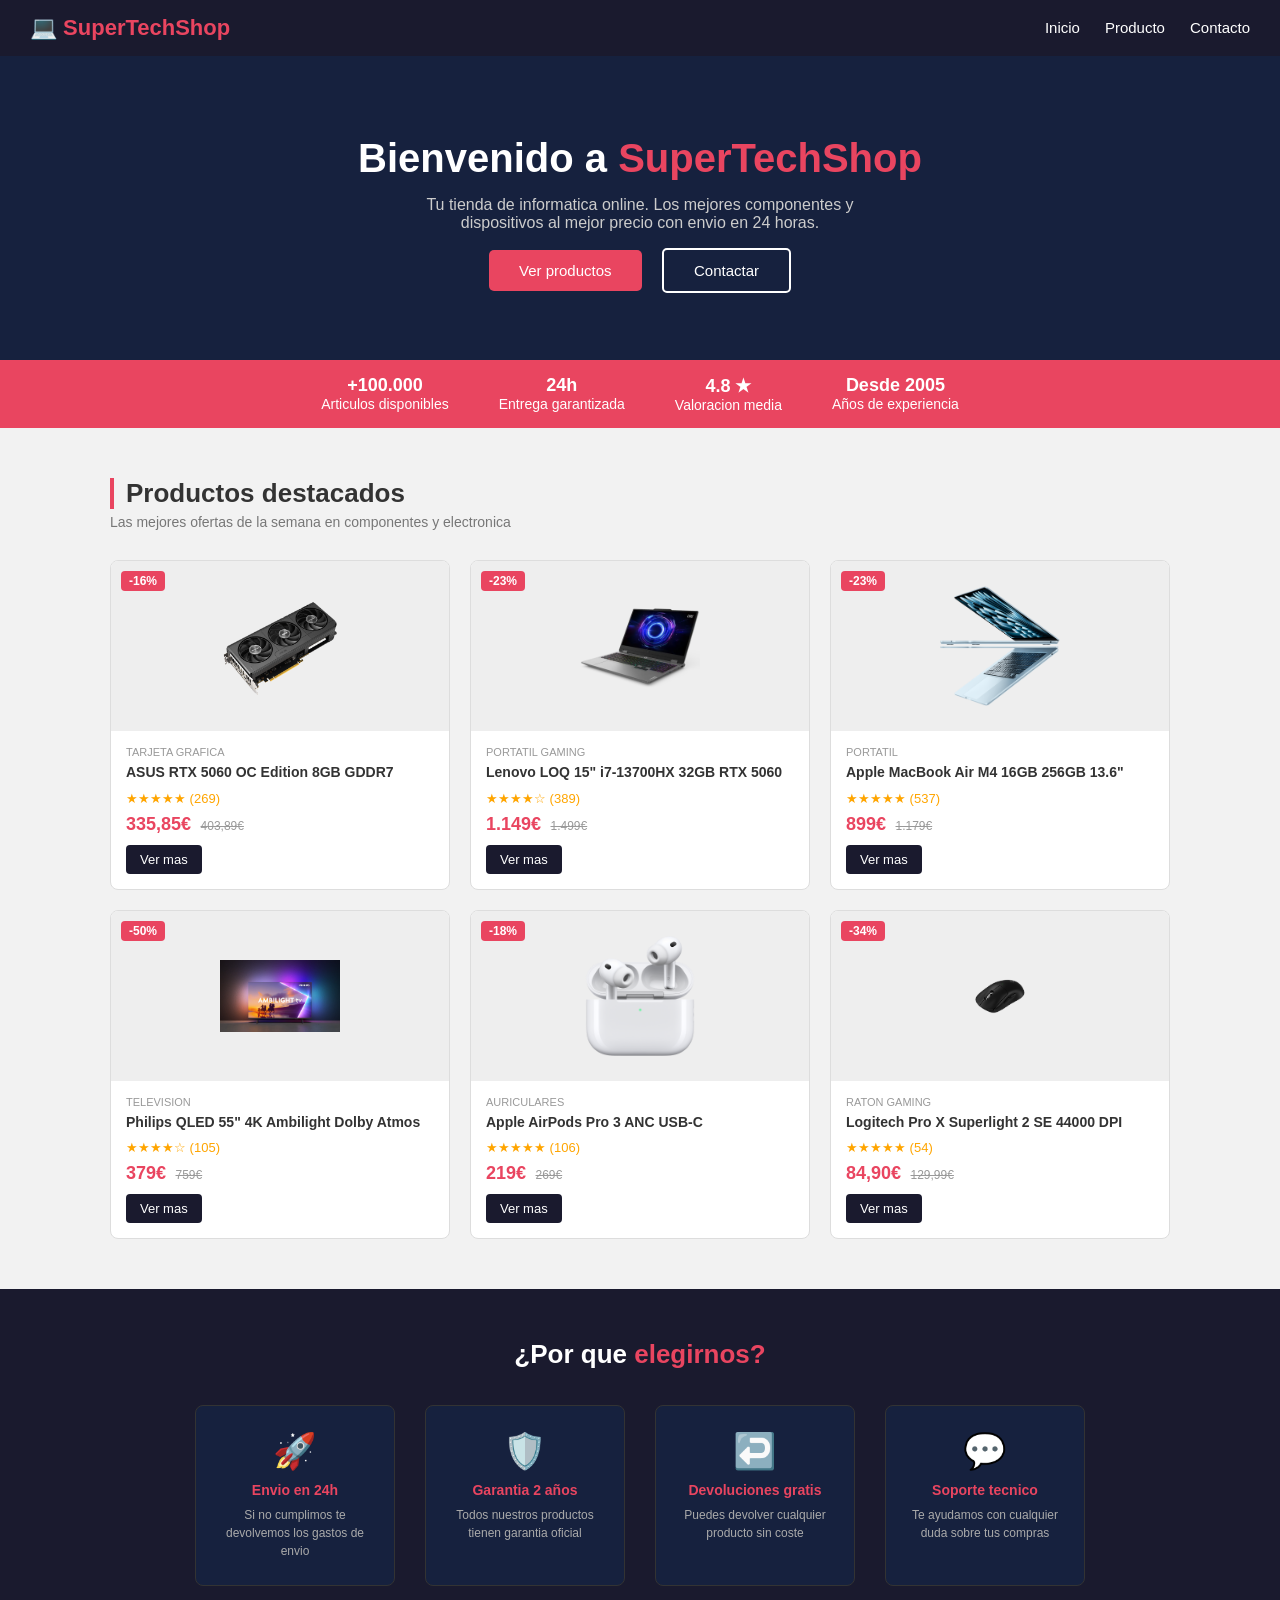
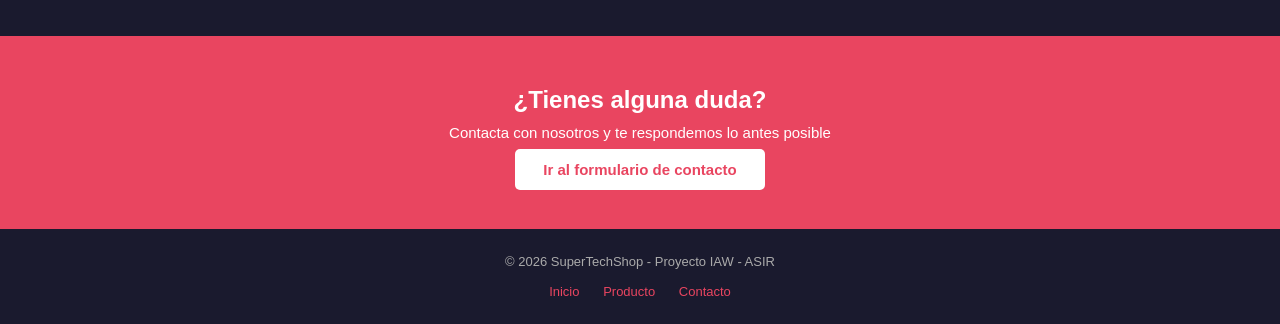
<file: index.html>
<!DOCTYPE html>
<html lang="es">
<head>
	<meta charset="UTF-8" />
	<meta name="viewport" content="width=device-width, initial-scale=1.0"/>
	<title>SuperTechShop - Tienda de informatica</title>
	<link rel="stylesheet" href="css/index_style.css">
</head>

<body>

<!-- MENU -->
<nav>
	<a href="index.html" class="logo">💻 SuperTechShop</a>
	<ul>
		<li><a href="index.html">Inicio</a></li>
		<li><a href="producto.html">Producto</a></li>
		<li><a href="contacto.html">Contacto</a></li>
	</ul>
</nav>

<!-- BANNER PRINCIPAL -->
<div class="banner">
	<h1>Bienvenido a <span>SuperTechShop</span></h1>
	<p>Tu tienda de informatica online. Los mejores componentes y dispositivos al mejor precio con envio en 24 horas.</p>
	<a href="producto.html">Ver productos</a>
	<a href="contacto.html" class="btn-outline">Contactar</a>
</div>

<!-- BARRA DE ESTADISTICAS -->
<div class="info-bar">
	<div><strong>+100.000</strong> Articulos disponibles</div>
	<div><strong>24h</strong> Entrega garantizada</div>
	<div><strong>4.8 ★</strong> Valoracion media</div>
	<div><strong>Desde 2005</strong> Años de experiencia</div>
</div>

<!-- PRODUCTOS DESTACADOS -->
<div class="productos">
	<h2>Productos destacados</h2>
	<p class="subtitulo">Las mejores ofertas de la semana en componentes y electronica</p>

	<div class="grid-productos">

		<div class="tarjeta">
			<div class="tarjeta-img">
				<img src="imagenes/grafica.asus.png" alt="">
				<span class="descuento">-16%</span>
			</div>
			<div class="tarjeta-body">
				<p class="categoria">Tarjeta grafica</p>
				<h3>ASUS RTX 5060 OC Edition 8GB GDDR7</h3>
				<p class="estrellas">★★★★★ (269)</p>
				<span class="precio-actual">335,85€</span>
				<span class="precio-antes">403,89€</span>
				<br>
				<a href="producto.html">Ver mas</a>
			</div>
		</div>

		<div class="tarjeta">
			<div class="tarjeta-img">
				<img src="imagenes/lenovolaptop.png" alt="">
				<span class="descuento">-23%</span>
			</div>
			<div class="tarjeta-body">
				<p class="categoria">Portatil gaming</p>
				<h3>Lenovo LOQ 15" i7-13700HX 32GB RTX 5060</h3>
				<p class="estrellas">★★★★☆ (389)</p>
				<span class="precio-actual">1.149€</span>
				<span class="precio-antes">1.499€</span>
				<br>
				<a href="producto.html">Ver mas</a>
			</div>
		</div>

		<div class="tarjeta">
			<div class="tarjeta-img">
				<img src="imagenes/macbook.png" alt="">
				<span class="descuento">-23%</span>
			</div>
			<div class="tarjeta-body">
				<p class="categoria">Portatil</p>
				<h3>Apple MacBook Air M4 16GB 256GB 13.6"</h3>
				<p class="estrellas">★★★★★ (537)</p>
				<span class="precio-actual">899€</span>
				<span class="precio-antes">1.179€</span>
				<br>
				<a href="producto.html">Ver mas</a>
			</div>
		</div>

		<div class="tarjeta">
			<div class="tarjeta-img">
				<img src="imagenes/lg.png" alt="">
				<span class="descuento">-50%</span>
			</div>
			<div class="tarjeta-body">
				<p class="categoria">Television</p>
				<h3>Philips QLED 55" 4K Ambilight Dolby Atmos</h3>
				<p class="estrellas">★★★★☆ (105)</p>
				<span class="precio-actual">379€</span>
				<span class="precio-antes">759€</span>
				<br>
				<a href="producto.html">Ver mas</a>
			</div>
		</div>

		<div class="tarjeta">
			<div class="tarjeta-img">
				<img src="imagenes/airpods.png" alt="">
				<span class="descuento">-18%</span>
			</div>
			<div class="tarjeta-body">
				<p class="categoria">Auriculares</p>
				<h3>Apple AirPods Pro 3 ANC USB-C</h3>
				<p class="estrellas">★★★★★ (106)</p>
				<span class="precio-actual">219€</span>
				<span class="precio-antes">269€</span>
				<br>
				<a href="producto.html">Ver mas</a>
			</div>
		</div>

		<div class="tarjeta">
			<div class="tarjeta-img">
				<img src="imagenes/logitech.png" alt="">
				<span class="descuento">-34%</span>
			</div>
			<div class="tarjeta-body">
				<p class="categoria">Raton gaming</p>
				<h3>Logitech Pro X Superlight 2 SE 44000 DPI</h3>
				<p class="estrellas">★★★★★ (54)</p>
				<span class="precio-actual">84,90€</span>
				<span class="precio-antes">129,99€</span>
				<br>
				<a href="producto.html">Ver mas</a>
			</div>
		</div>

	</div>
</div>
<!-- POR QUE ELEGIRNOS -->
<div class="por-que">
	<h2>¿Por que <span>elegirnos?</span></h2>
	<div class="ventajas">
		<div class="ventaja">
			<div class="icono">🚀</div>
			<h4>Envio en 24h</h4>
			<p>Si no cumplimos te devolvemos los gastos de envio</p>
		</div>
		<div class="ventaja">
			<div class="icono">🛡️</div>
			<h4>Garantia 2 años</h4>
			<p>Todos nuestros productos tienen garantia oficial</p>
		</div>
		<div class="ventaja">
			<div class="icono">↩️</div>
			<h4>Devoluciones gratis</h4>
			<p>Puedes devolver cualquier producto sin coste</p>
		</div>
		<div class="ventaja">
			<div class="icono">💬</div>
			<h4>Soporte tecnico</h4>
			<p>Te ayudamos con cualquier duda sobre tus compras</p>
		</div>
	</div>
</div>

<!-- BANNER DE CONTACTO -->
<div class="cta-banner">
	<h2>¿Tienes alguna duda?</h2>
	<p>Contacta con nosotros y te respondemos lo antes posible</p>
	<a href="contacto.html">Ir al formulario de contacto</a>
</div>

<!-- FOOTER -->
<footer>
	<p>© 2026 SuperTechShop - Proyecto IAW - ASIR</p>
	<br>
	<a href="index.html">Inicio</a>
	<a href="producto.html">Producto</a>
	<a href="contacto.html">Contacto</a>
</footer>

</body>
</html>
</file>
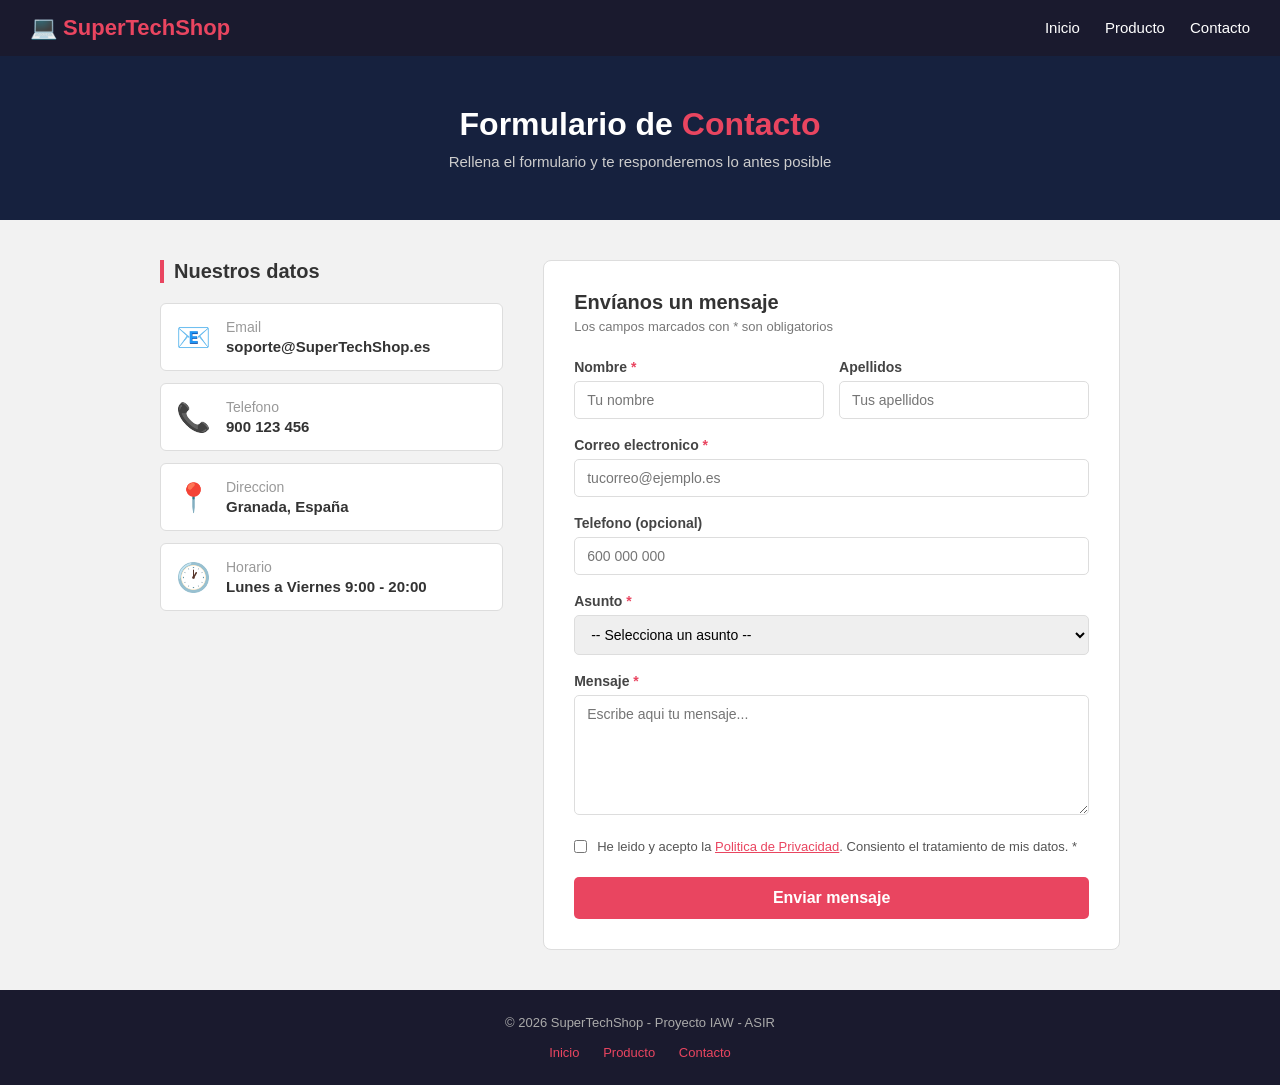
<file: contacto.html>
<!DOCTYPE html>
<html lang="es">

<head>
	<meta charset="UTF-8" />
	<meta name="viewport" content="width=device-width, initial-scale=1.0" />
	<title>SuperTechShop - Contacto</title>
	<link rel="stylesheet" href="css/contacto_style.css">
	<script src="js/formulario_contacto.js" defer></script>
</head>

<body>

	<!-- MENU -->
	<nav>
		<a href="index.html" class="logo">💻 SuperTechShop</a>
		<ul>
			<li><a href="index.html">Inicio</a></li>
			<li><a href="producto.html">Producto</a></li>
			<li><a href="contacto.html">Contacto</a></li>
		</ul>
	</nav>

	<!-- CABECERA -->
	<div class="cabecera-pagina">
		<h1>Formulario de <span>Contacto</span></h1>
		<p>Rellena el formulario y te responderemos lo antes posible</p>
	</div>

	<!-- CONTENIDO -->
	<div class="contenido">

		<!-- INFO CONTACTO -->
		<div class="info-contacto">
			<h2>Nuestros datos</h2>

			<div class="metodo-contacto">
				<div class="icono">📧</div>
				<div class="texto">
					<h4>Email</h4>
					<p>soporte@SuperTechShop.es</p>
				</div>
			</div>

			<div class="metodo-contacto">
				<div class="icono">📞</div>
				<div class="texto">
					<h4>Telefono</h4>
					<p>900 123 456</p>
				</div>
			</div>

			<div class="metodo-contacto">
				<div class="icono">📍</div>
				<div class="texto">
					<h4>Direccion</h4>
					<p>Granada, España</p>
				</div>
			</div>

			<div class="metodo-contacto">
				<div class="icono">🕐</div>
				<div class="texto">
					<h4>Horario</h4>
					<p>Lunes a Viernes 9:00 - 20:00</p>
				</div>
			</div>
		</div>

		<!-- FORMULARIO -->
		<div class="formulario-wrap">

			<div id="formulario-seccion">
				<h2>Envíanos un mensaje</h2>
				<p class="subtitulo">Los campos marcados con * son obligatorios</p>

				<form id="formulario-contacto">

					<div class="fila-doble">
						<div class="campo">
							<label for="nombre">Nombre <span class="obligatorio">*</span></label>
							<input type="text" id="nombre" placeholder="Tu nombre">
							<p class="mensaje-error" id="error-nombre">El nombre es obligatorio</p>
						</div>
						<div class="campo">
							<label for="apellidos">Apellidos</label>
							<input type="text" id="apellidos" placeholder="Tus apellidos">
						</div>
					</div>

					<div class="campo">
						<label for="email">Correo electronico <span class="obligatorio">*</span></label>
						<input type="email" id="email" placeholder="tucorreo@ejemplo.es">
						<p class="mensaje-error" id="error-email">Introduce un correo electronico valido</p>
					</div>

					<div class="campo">
						<label for="telefono">Telefono (opcional)</label>
						<input type="tel" id="telefono" placeholder="600 000 000">
					</div>

					<div class="campo">
						<label for="asunto">Asunto <span class="obligatorio">*</span></label>
						<select id="asunto">
							<option value="">-- Selecciona un asunto --</option>
							<option>Consulta sobre un producto</option>
							<option>Estado de mi pedido</option>
							<option>Devolucion o garantia</option>
							<option>Problema tecnico</option>
							<option>Otro</option>
						</select>
						<p class="mensaje-error" id="error-asunto">Debes seleccionar un asunto</p>
					</div>

					<div class="campo">
						<label for="mensaje">Mensaje <span class="obligatorio">*</span></label>
						<textarea id="mensaje" placeholder="Escribe aqui tu mensaje..."></textarea>
						<p class="mensaje-error" id="error-mensaje">El mensaje debe tener al menos 10 caracteres</p>
					</div>

					<div class="campo-check">
						<input type="checkbox" id="privacidad">
						<label for="privacidad">
							He leido y acepto la <a href="#">Politica de Privacidad</a>. Consiento el tratamiento de mis
							datos. <span class="obligatorio">*</span>
						</label>
					</div>
					<p class="mensaje-error" id="error-privacidad" style="margin-bottom:10px;">Debes aceptar la politica
						de privacidad</p>

					<button type="submit" class="btn-enviar">Enviar mensaje</button>

				</form>
			</div>

			<!-- MENSAJE DE EXITO -->
			<div id="exito">
				<div class="icono-exito">✅</div>
				<h3>¡Mensaje enviado!</h3>
				<p>Hemos recibido tu consulta. Te responderemos en menos de 24 horas.</p>
				<a href="index.html">Volver al inicio</a>
			</div>

		</div>
	</div>

	<!-- FOOTER -->
	<footer>
		<p>© 2026 SuperTechShop - Proyecto IAW - ASIR</p>
		<br>
		<a href="index.html">Inicio</a>
		<a href="producto.html">Producto</a>
		<a href="contacto.html">Contacto</a>
	</footer>

</body>

</html>
</file>
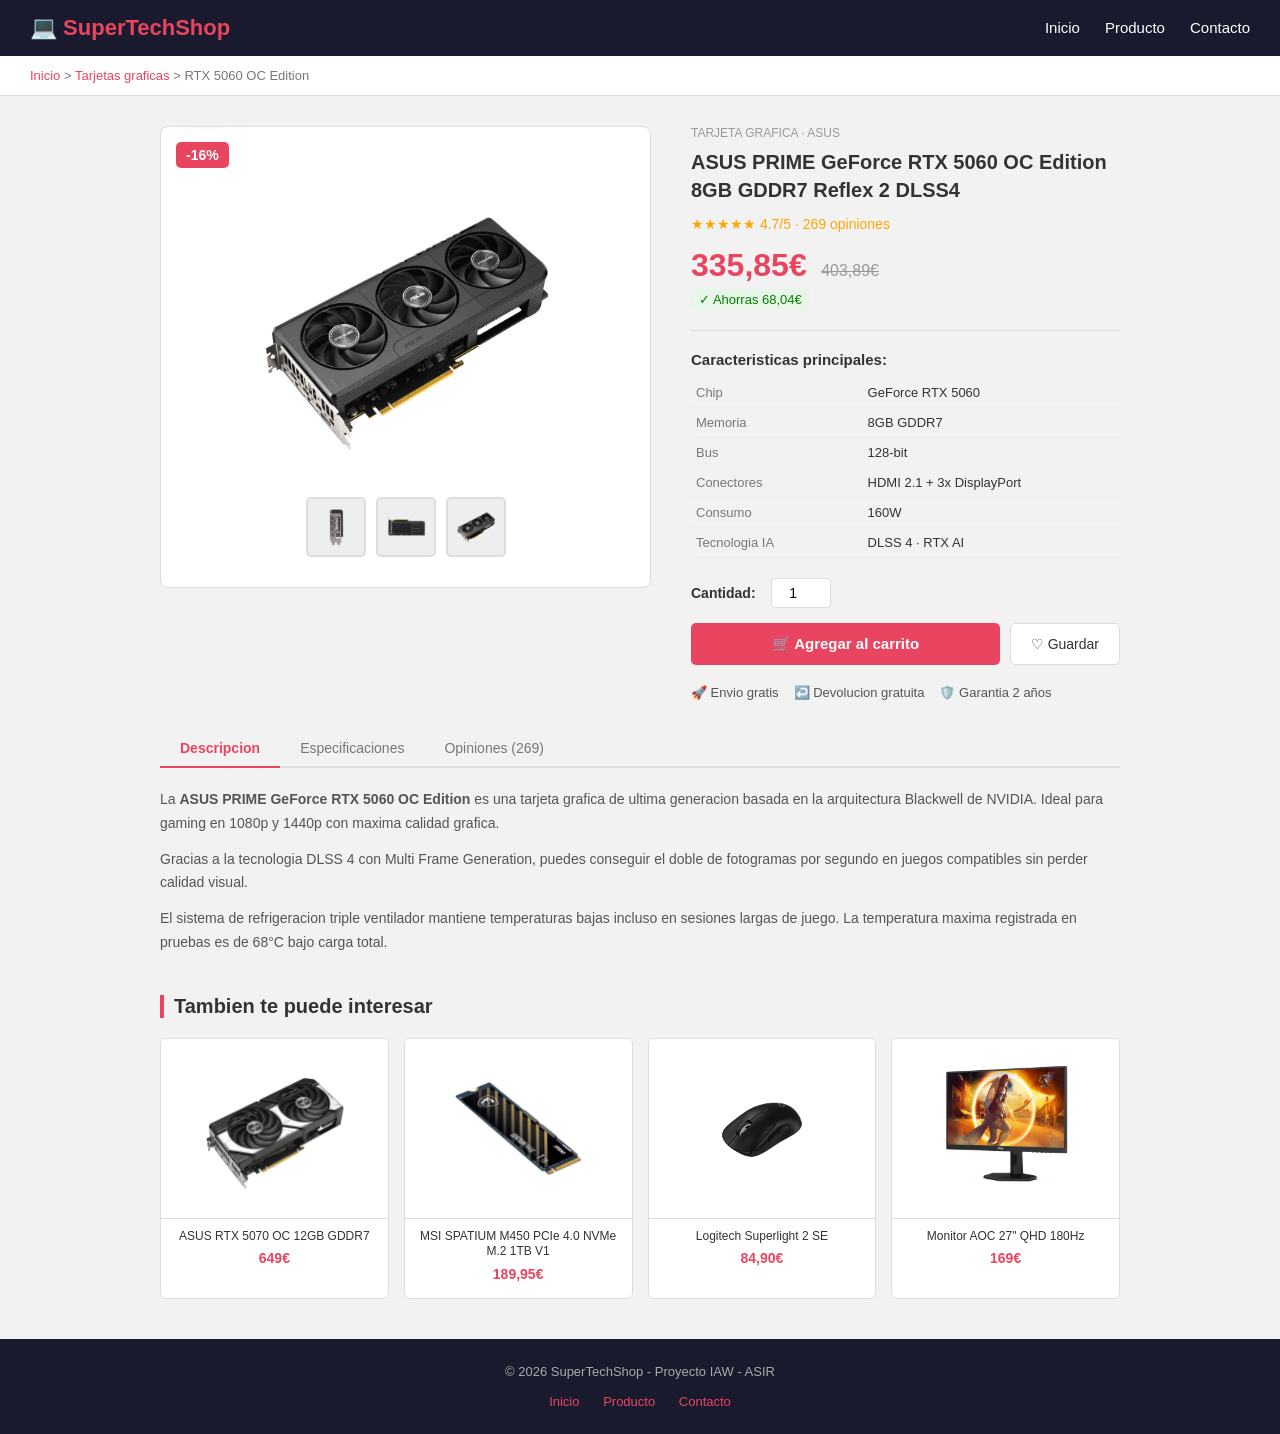
<file: producto.html>
<!DOCTYPE html>
<html lang="es">

<head>
	<meta charset="UTF-8" />
	<meta name="viewport" content="width=device-width, initial-scale=1.0" />
	<title>SuperTechShop - RTX 5060</title>
	<link rel="stylesheet" href="css/producto_style.css">
	<script src="js/carrito_contenido_productos.js" defer></script>
</head>

<body>

	<!-- MENU -->
	<nav>
		<a href="index.html" class="logo">💻 SuperTechShop</a>
		<ul>
			<li><a href="index.html">Inicio</a></li>
			<li><a href="producto.html">Producto</a></li>
			<li><a href="contacto.html">Contacto</a></li>
		</ul>
	</nav>

	<!-- MIGAS DE PAN -->
	<div class="migas">
		<a href="index.html">Inicio</a> &gt;
		<a href="#">Tarjetas graficas</a> &gt;
		RTX 5060 OC Edition
	</div>

	<!-- CONTENIDO PRINCIPAL -->
	<div class="contenido">

		<!-- IMAGEN PRODUCTO -->
        <div class="imagen-producto">
            <div class="badge-descuento">-16%</div>
            
            <img src="imagenes/grafica.asus.png" id="imagen-principal" class="imagen-principal" alt="Producto principal">
            
            <div class="miniaturas">
                <div class="miniatura" onclick="cambiarImagen('imagenes/grafica.asus2.png')">
                    <img src="imagenes/grafica.asus2.png" alt="Miniatura 1">
                </div>
                <div class="miniatura" onclick="cambiarImagen('imagenes/grafica.asus3.png')">
                    <img src="imagenes/grafica.asus3.png" alt="Miniatura 2">
                </div>
                <div class="miniatura" onclick="cambiarImagen('imagenes/grafica.asus.png')">
                    <img src="imagenes/grafica.asus.png" alt="Miniatura 3">
                </div>
            </div>
        </div>

		<!-- INFO PRODUCTO -->
		<div class="info-producto">
			<p class="categoria">Tarjeta Grafica · ASUS</p>
			<h1>ASUS PRIME GeForce RTX 5060 OC Edition 8GB GDDR7 Reflex 2 DLSS4</h1>

			<p class="estrellas">★★★★★ 4.7/5 · 269 opiniones</p>

			<div class="precio-bloque">
				<span class="precio-grande">335,85€</span>
				<span class="precio-tachado">403,89€</span>
				<br>
				<span class="ahorro">✓ Ahorras 68,04€</span>
			</div>

			<hr>

			<div class="especificaciones">
				<h3>Caracteristicas principales:</h3>
				<table>
					<tr>
						<td>Chip</td>
						<td>GeForce RTX 5060</td>
					</tr>
					<tr>
						<td>Memoria</td>
						<td>8GB GDDR7</td>
					</tr>
					<tr>
						<td>Bus</td>
						<td>128-bit</td>
					</tr>
					<tr>
						<td>Conectores</td>
						<td>HDMI 2.1 + 3x DisplayPort</td>
					</tr>
					<tr>
						<td>Consumo</td>
						<td>160W</td>
					</tr>
					<tr>
						<td>Tecnologia IA</td>
						<td>DLSS 4 · RTX AI</td>
					</tr>
				</table>
			</div>

			<!-- MENSAJE CONFIRMACION -->
			<div id="mensaje-carrito">
				✅ Producto añadido al carrito correctamente
			</div>

			<div class="cantidad-row">
				<label for="cantidad">Cantidad:</label>
				<input type="number" id="cantidad" value="1" min="1" max="99">
			</div>

			<div class="botones">
				<button class="btn-carrito" onclick="agregarCarrito()">🛒 Agregar al carrito</button>
				<button class="btn-guardar">♡ Guardar</button>
			</div>

			<div class="garantias">
				<span class="garantia-item">🚀 Envio gratis</span>
				<span class="garantia-item">↩️ Devolucion gratuita</span>
				<span class="garantia-item">🛡️ Garantia 2 años</span>
			</div>
		</div>

	</div>

	<!-- TABS DESCRIPCION, ESPECIFICACIONES Y OPINIONES -->
	<div class="tabs-section">
		<div class="tabs-nav">
			<button class="tab-btn activo" onclick="cambiarTab('descripcion', this)">Descripcion</button>
			<button class="tab-btn" onclick="cambiarTab('specs', this)">Especificaciones</button>
			<button class="tab-btn" onclick="cambiarTab('opiniones', this)">Opiniones (269)</button>
		</div>

		<div class="tab-contenido activo" id="tab-descripcion">
			<p>La <strong>ASUS PRIME GeForce RTX 5060 OC Edition</strong> es una tarjeta grafica de ultima generacion
				basada en la arquitectura Blackwell de NVIDIA. Ideal para gaming en 1080p y 1440p con maxima calidad
				grafica.</p>
			<p>Gracias a la tecnologia DLSS 4 con Multi Frame Generation, puedes conseguir el doble de fotogramas por
				segundo en juegos compatibles sin perder calidad visual.</p>
			<p>El sistema de refrigeracion triple ventilador mantiene temperaturas bajas incluso en sesiones largas de
				juego. La temperatura maxima registrada en pruebas es de 68°C bajo carga total.</p>
		</div>

		<div class="tab-contenido" id="tab-specs">
			<table class="tabla-specs">
				<tr>
					<td>Marca</td>
					<td>ASUS</td>
				</tr>
				<tr>
					<td>Modelo</td>
					<td>PRIME-RTX5060-O8G</td>
				</tr>
				<tr>
					<td>GPU</td>
					<td>NVIDIA GeForce RTX 5060</td>
				</tr>
				<tr>
					<td>Arquitectura</td>
					<td>Blackwell</td>
				</tr>
				<tr>
					<td>Memoria</td>
					<td>8 GB GDDR7</td>
				</tr>
				<tr>
					<td>Velocidad memoria</td>
					<td>28 Gbps</td>
				</tr>
				<tr>
					<td>Bus de memoria</td>
					<td>128-bit</td>
				</tr>
				<tr>
					<td>CUDA Cores</td>
					<td>3840</td>
				</tr>
				<tr>
					<td>Boost Clock</td>
					<td>2610 MHz</td>
				</tr>
				<tr>
					<td>Salidas de video</td>
					<td>1x HDMI 2.1 + 3x DP 2.1</td>
				</tr>
				<tr>
					<td>TDP</td>
					<td>160 W</td>
				</tr>
				<tr>
					<td>PSU recomendada</td>
					<td>650 W</td>
				</tr>
				<tr>
					<td>Dimensiones</td>
					<td>282 x 120 x 46 mm</td>
				</tr>
				<tr>
					<td>Garantia</td>
					<td>2 años</td>
				</tr>
			</table>
		</div>

		<div class="tab-contenido" id="tab-opiniones">
			<div class="opinion">
				<div class="cabecera">
					<span class="nombre">Carlos M.</span>
					<span class="fecha">Marzo 2026 · ★★★★★</span>
				</div>
				<p class="texto">Increible rendimiento por el precio. En 1080p y 1440p va muy bien. El DLSS 4 es una
					pasada. Temperatura maxima 68°C. Muy recomendable.</p>
			</div>
			<div class="opinion">
				<div class="cabecera">
					<span class="nombre">Ana P.</span>
					<span class="fecha">Febrero 2026 · ★★★★☆</span>
				</div>
				<p class="texto">Buena tarjeta para el precio. Bastante silenciosa. Le quito una estrella porque los 8GB
					se quedan algo justos en 4K con texturas ultra.</p>
			</div>
			<div class="opinion">
				<div class="cabecera">
					<span class="nombre">Roberto S.</span>
					<span class="fecha">Enero 2026 · ★★★★★</span>
				</div>
				<p class="texto">La uso para Blender y Premiere. Una bestia para el precio. El soporte CUDA es completo
					y el rendimiento con IA es muy bueno.</p>
			</div>
		</div>
	</div>

	<!-- PRODUCTOS RELACIONADOS -->
	<div class="relacionados">
		<h2>Tambien te puede interesar</h2>
		<div class="grid-relacionados">
			<div class="tarjeta-rel">
				<div class="img-rel">
					<img src="imagenes/asus12gb.png" alt="ASUS RTX 5070">
				</div>
				<div class="info-rel">
					<p>ASUS RTX 5070 OC 12GB GDDR7</p>
					<p class="prec">649€</p>
				</div>
			</div>
		
			<div class="tarjeta-rel">
				<div class="img-rel">
					<img src="imagenes/memoria-ssd.webp" alt="MSI SPATIUM M450">
				</div>
				<div class="info-rel">
					<p>MSI SPATIUM M450 PCIe 4.0 NVMe M.2 1TB V1</p>
					<p class="prec">189,95€</p>
				</div>
			</div>
		
			<div class="tarjeta-rel">
				<div class="img-rel">
					<img src="imagenes/logitech.png" alt="Logitech Superlight 2">
				</div>
				<div class="info-rel">
					<p>Logitech Superlight 2 SE</p>
					<p class="prec">84,90€</p>
				</div>
			</div>
		
			<div class="tarjeta-rel">
				<div class="img-rel">
					<img src="imagenes/MonitorAOC.avif" alt="Monitor AOC">
				</div>
				<div class="info-rel">
					<p>Monitor AOC 27" QHD 180Hz</p>
					<p class="prec">169€</p>
				</div>
			</div>
		</div>
	</div>

	<!-- FOOTER -->
	<footer>
		<p>© 2026 SuperTechShop - Proyecto IAW - ASIR</p>
		<br>
		<a href="index.html">Inicio</a>
		<a href="producto.html">Producto</a>
		<a href="contacto.html">Contacto</a>
	</footer>

</body>

</html>
</file>
<file: css/index_style.css>
* {
    margin: 0;
    padding: 0;
    box-sizing: border-box;
}

body {
    font-family: Arial, sans-serif;
    background-color: #f2f2f2;
    color: #333;
}

/* MENU */
nav {
    background-color: #1a1a2e;
    padding: 15px 30px;
    display: flex;
    justify-content: space-between;
    align-items: center;
}

nav .logo {
    color: #e94560;
    font-size: 22px;
    font-weight: bold;
    text-decoration: none;
}

nav ul {
    list-style: none;
    display: flex;
    gap: 25px;
}

nav ul a {
    color: white;
    text-decoration: none;
    font-size: 15px;
}

nav ul a:hover {
    color: #e94560;
    text-decoration: underline;
}

/* HEADER / BANNER */
.banner {
    background-color: #16213e;
    color: white;
    text-align: center;
    padding: 80px 20px;
}

.banner h1 {
    font-size: 40px;
    margin-bottom: 15px;
}

.banner h1 span {
    color: #e94560;
}

.banner p {
    font-size: 16px;
    color: #cccccc;
    margin-bottom: 30px;
    max-width: 500px;
    margin-left: auto;
    margin-right: auto;
}

.banner a {
    background-color: #e94560;
    color: white;
    padding: 12px 30px;
    text-decoration: none;
    border-radius: 5px;
    font-size: 15px;
    margin: 0 8px;
}

.banner a:hover {
    background-color: #c73652;
}

.banner a.btn-outline {
    background-color: transparent;
    border: 2px solid white;
}

.banner a.btn-outline:hover {
    background-color: white;
    color: #16213e;
}

/* BARRA DE ESTADISTICAS */
.info-bar {
    background-color: #e94560;
    color: white;
    display: flex;
    justify-content: center;
    gap: 50px;
    padding: 15px;
    flex-wrap: wrap;
}

.info-bar div {
    text-align: center;
    font-size: 14px;
}

.info-bar div strong {
    display: block;
    font-size: 18px;
}

/* PRODUCTOS DESTACADOS */
.productos {
    max-width: 1100px;
    margin: 50px auto;
    padding: 0 20px;
}

.productos h2 {
    font-size: 26px;
    margin-bottom: 5px;
    border-left: 4px solid #e94560;
    padding-left: 12px;
}

.productos p.subtitulo {
    color: #777;
    margin-bottom: 30px;
    font-size: 14px;
}

.grid-productos {
    display: grid;
    grid-template-columns: repeat(3, 1fr);
    gap: 20px;
}

.tarjeta {
    background-color: white;
    border: 1px solid #ddd;
    border-radius: 8px;
    overflow: hidden;
}

.tarjeta:hover {
    border-color: #e94560;
    box-shadow: 0 4px 12px rgba(0,0,0,0.1);
}

.tarjeta-img {
    background-color: #eee;
    height: 170px;
    display: flex;
    align-items: center;
    justify-content: center;
    font-size: 60px;
    position: relative;
}

.tarjeta-img img {
    max-width: 120px;
    max-height: 120px;
    object-fit: contain;
}

.descuento {
    position: absolute;
    top: 10px;
    left: 10px;
    background-color: #e94560;
    color: white;
    font-size: 12px;
    font-weight: bold;
    padding: 3px 8px;
    border-radius: 4px;
}

.tarjeta-body {
    padding: 15px;
}

.tarjeta-body .categoria {
    font-size: 11px;
    color: #999;
    text-transform: uppercase;
    margin-bottom: 5px;
}

.tarjeta-body h3 {
    font-size: 14px;
    margin-bottom: 8px;
    line-height: 1.4;
}

.tarjeta-body .estrellas {
    color: orange;
    font-size: 13px;
    margin-bottom: 8px;
}

.tarjeta-body .precio-actual {
    font-size: 18px;
    font-weight: bold;
    color: #e94560;
}

.tarjeta-body .precio-antes {
    font-size: 12px;
    color: #999;
    text-decoration: line-through;
    margin-left: 5px;
}

.tarjeta-body a {
    display: inline-block;
    margin-top: 10px;
    padding: 7px 14px;
    background-color: #1a1a2e;
    color: white;
    text-decoration: none;
    border-radius: 4px;
    font-size: 13px;
}

.tarjeta-body a:hover {
    background-color: #e94560;
}

/* POR QUE ELEGIRNOS */
.por-que {
    background-color: #1a1a2e;
    color: white;
    padding: 50px 20px;
    text-align: center;
}

.por-que h2 {
    font-size: 26px;
    margin-bottom: 35px;
}

.por-que h2 span {
    color: #e94560;
}

.ventajas {
    display: flex;
    justify-content: center;
    gap: 30px;
    flex-wrap: wrap;
    max-width: 900px;
    margin: 0 auto;
}

.ventaja {
    background-color: #16213e;
    border: 1px solid #333;
    border-radius: 8px;
    padding: 25px 20px;
    width: 200px;
    text-align: center;
}

.ventaja .icono {
    font-size: 35px;
    margin-bottom: 10px;
}

.ventaja h4 {
    font-size: 14px;
    margin-bottom: 8px;
    color: #e94560;
}

.ventaja p {
    font-size: 12px;
    color: #aaa;
    line-height: 1.5;
}

/* BANNER DE CONTACTO */
.cta-banner {
    background-color: #e94560;
    color: white;
    text-align: center;
    padding: 50px 20px;
}

.cta-banner h2 {
    font-size: 24px;
    margin-bottom: 10px;
}

.cta-banner p {
    margin-bottom: 20px;
    font-size: 15px;
}

.cta-banner a {
    background-color: white;
    color: #e94560;
    padding: 12px 28px;
    text-decoration: none;
    border-radius: 5px;
    font-weight: bold;
    font-size: 15px;
}

.cta-banner a:hover {
    background-color: #f5f5f5;
}

/* FOOTER */
footer {
    background-color: #1a1a2e;
    color: #aaa;
    text-align: center;
    padding: 25px;
    font-size: 13px;
}

footer a {
    color: #e94560;
    text-decoration: none;
    margin: 0 10px;
}

footer a:hover {
    text-decoration: underline;
}
</file>
<file: css/contacto_style.css>
* {
    margin: 0;
    padding: 0;
    box-sizing: border-box;
}

body {
    font-family: Arial, sans-serif;
    background-color: #f2f2f2;
    color: #333;
}

/* NAVBAR */
nav {
    background-color: #1a1a2e;
    padding: 15px 30px;
    display: flex;
    justify-content: space-between;
    align-items: center;
}

nav .logo {
    color: #e94560;
    font-size: 22px;
    font-weight: bold;
    text-decoration: none;
}

nav ul {
    list-style: none;
    display: flex;
    gap: 25px;
}

nav ul a {
    color: white;
    text-decoration: none;
    font-size: 15px;
}

nav ul a:hover {
    color: #e94560;
    text-decoration: underline;
}

/* CABECERA PAGINA */
.cabecera-pagina {
    background-color: #16213e;
    color: white;
    text-align: center;
    padding: 50px 20px;
}

.cabecera-pagina h1 {
    font-size: 32px;
    margin-bottom: 10px;
}

.cabecera-pagina h1 span {
    color: #e94560;
}

.cabecera-pagina p {
    font-size: 15px;
    color: #ccc;
}

/* CONTENIDO PRINCIPAL */
.contenido {
    max-width: 1000px;
    margin: 40px auto;
    padding: 0 20px;
    display: flex;
    gap: 40px;
    align-items: flex-start;
}

/* COLUMNA IZQUIERDA - INFO */
.info-contacto {
    flex: 1;
}

.info-contacto h2 {
    font-size: 20px;
    margin-bottom: 20px;
    border-left: 4px solid #e94560;
    padding-left: 10px;
}

.metodo-contacto {
    background-color: white;
    border: 1px solid #ddd;
    border-radius: 6px;
    padding: 15px;
    margin-bottom: 12px;
    display: flex;
    align-items: center;
    gap: 15px;
}

.metodo-contacto .icono {
    font-size: 28px;
}

.metodo-contacto .texto h4 {
    font-size: 14px;
    color: #999;
    font-weight: normal;
    margin-bottom: 3px;
}

.metodo-contacto .texto p {
    font-size: 15px;
    font-weight: bold;
}

/* COLUMNA DERECHA - FORMULARIO */
.formulario-wrap {
    flex: 1.5;
    background-color: white;
    border: 1px solid #ddd;
    border-radius: 8px;
    padding: 30px;
}

.formulario-wrap h2 {
    font-size: 20px;
    margin-bottom: 5px;
}

.formulario-wrap p.subtitulo {
    font-size: 13px;
    color: #777;
    margin-bottom: 25px;
}

/* CAMPOS */
.campo {
    margin-bottom: 18px;
}

.campo label {
    display: block;
    font-size: 14px;
    font-weight: bold;
    margin-bottom: 6px;
    color: #444;
}

.campo label .obligatorio {
    color: #e94560;
}

.campo input,
.campo select,
.campo textarea {
    width: 100%;
    padding: 10px 12px;
    border: 1px solid #ddd;
    border-radius: 5px;
    font-size: 14px;
    font-family: Arial, sans-serif;
    outline: none;
}

.campo input:focus,
.campo select:focus,
.campo textarea:focus {
    border-color: #e94560;
}

.campo input.error,
.campo select.error,
.campo textarea.error {
    border-color: red;
    background-color: #fff5f5;
}

.campo textarea {
    resize: vertical;
    min-height: 120px;
}

.mensaje-error {
    display: none;
    color: red;
    font-size: 12px;
    margin-top: 4px;
}

.mensaje-error.visible {
    display: block;
}

/* FILA DE DOS COLUMNAS */
.fila-doble {
    display: flex;
    gap: 15px;
}

.fila-doble .campo {
    flex: 1;
}

/* CHECKBOX */
.campo-check {
    display: flex;
    align-items: flex-start;
    gap: 10px;
    margin-bottom: 10px;
}

.campo-check input[type="checkbox"] {
    margin-top: 3px;
    cursor: pointer;
}

.campo-check label {
    font-size: 13px;
    color: #555;
    line-height: 1.5;
    cursor: pointer;
}

.campo-check label a {
    color: #e94560;
}

/* BOTON ENVIAR */
.btn-enviar {
    width: 100%;
    padding: 12px;
    background-color: #e94560;
    color: white;
    border: none;
    border-radius: 5px;
    font-size: 16px;
    font-weight: bold;
    cursor: pointer;
    margin-top: 10px;
}

.btn-enviar:hover {
    background-color: #c73652;
}

/* MENSAJE EXITO */
#exito {
    display: none;
    text-align: center;
    padding: 40px 20px;
}

#exito .icono-exito {
    font-size: 60px;
    margin-bottom: 15px;
}

#exito h3 {
    font-size: 22px;
    margin-bottom: 10px;
    color: green;
}

#exito p {
    font-size: 14px;
    color: #555;
    margin-bottom: 20px;
}

#exito a {
    display: inline-block;
    padding: 10px 25px;
    background-color: #1a1a2e;
    color: white;
    text-decoration: none;
    border-radius: 5px;
    font-size: 14px;
}

#exito a:hover {
    background-color: #e94560;
}

/* FOOTER */
footer {
    background-color: #1a1a2e;
    color: #aaa;
    text-align: center;
    padding: 25px;
    font-size: 13px;
    margin-top: 40px;
}

footer a {
    color: #e94560;
    text-decoration: none;
    margin: 0 10px;
}

footer a:hover {
    text-decoration: underline;
}
</file>
<file: css/producto_style.css>
* {
    margin: 0;
    padding: 0;
    box-sizing: border-box;
}

body {
    font-family: Arial, sans-serif;
    background-color: #f2f2f2;
    color: #333;
}

/* MENU */
nav {
    background-color: #1a1a2e;
    padding: 15px 30px;
    display: flex;
    justify-content: space-between;
    align-items: center;
}

nav .logo {
    color: #e94560;
    font-size: 22px;
    font-weight: bold;
    text-decoration: none;
}

nav ul {
    list-style: none;
    display: flex;
    gap: 25px;
}

nav ul a {
    color: white;
    text-decoration: none;
    font-size: 15px;
}

nav ul a:hover {
    color: #e94560;
    text-decoration: underline;
}

/* MIGAS DE PAN */
.migas {
    padding: 12px 30px;
    font-size: 13px;
    color: #777;
    background-color: white;
    border-bottom: 1px solid #ddd;
}

.migas a {
    color: #e94560;
    text-decoration: none;
}

.migas a:hover {
    text-decoration: underline;
}

/* CONTENIDO PRINCIPAL */
.contenido {
    max-width: 1000px;
    margin: 30px auto;
    padding: 0 20px;
    display: flex;
    gap: 40px;
    align-items: flex-start;
}

/* IMAGEN PRODUCTO */
.imagen-producto {
    flex: 1;
    background-color: white;
    border: 1px solid #ddd;
    border-radius: 8px;
    padding: 30px;
    text-align: center;
    position: relative;
}

.imagen-principal {
    width: 100%;
    max-width: 300px;
    height: auto;
    object-fit: contain;
    margin: 20px auto;
    display: block;
}


.miniaturas {
    display: flex;
    gap: 10px;
    justify-content: center;
    margin-top: 20px;
}

.miniatura {
    background-color: #eee;
    border: 2px solid #ddd;
    border-radius: 5px;
    padding: 5px;
    cursor: pointer;
    width: 60px; 
    height: 60px; 
    display: flex;
    align-items: center;
    justify-content: center;
    overflow: hidden;
}

.miniatura img {
    max-width: 100%;
    max-height: 100%;
    object-fit: cover;
}

.miniatura:hover {
    border-color: #e94560;
}

.badge-descuento {
    position: absolute;
    top: 15px;
    left: 15px;
    background-color: #e94560;
    color: white;
    font-size: 14px;
    font-weight: bold;
    padding: 5px 10px;
    border-radius: 5px;
}

.miniaturas {
    display: flex;
    gap: 10px;
    justify-content: center;
    margin-top: 20px;
}

.miniatura {
    background-color: #eee;
    border: 2px solid #ddd;
    border-radius: 5px;
    padding: 8px;
    font-size: 25px;
    cursor: pointer;
}

.miniatura:hover {
    border-color: #e94560;
}

/* INFO PRODUCTO */
.info-producto {
    flex: 1;
}

.info-producto .categoria {
    font-size: 12px;
    color: #999;
    text-transform: uppercase;
    margin-bottom: 8px;
}

.info-producto h1 {
    font-size: 20px;
    margin-bottom: 12px;
    line-height: 1.4;
}

.estrellas {
    color: orange;
    font-size: 14px;
    margin-bottom: 15px;
}

.precio-bloque {
    margin-bottom: 20px;
}

.precio-grande {
    font-size: 32px;
    font-weight: bold;
    color: #e94560;
}

.precio-tachado {
    font-size: 16px;
    color: #999;
    text-decoration: line-through;
    margin-left: 10px;
}

.ahorro {
    display: inline-block;
    background-color: #e8f5e9;
    color: green;
    font-size: 13px;
    padding: 3px 8px;
    border-radius: 4px;
    margin-top: 5px;
}

/* SEPARADOR */
hr {
    border: none;
    border-top: 1px solid #ddd;
    margin: 20px 0;
}

/* ESPECIFICACIONES */
.especificaciones {
    margin-bottom: 20px;
}

.especificaciones h3 {
    font-size: 15px;
    margin-bottom: 10px;
}

.especificaciones table {
    width: 100%;
    border-collapse: collapse;
    font-size: 13px;
}

.especificaciones table tr {
    border-bottom: 1px solid #eee;
}

.especificaciones table td {
    padding: 7px 5px;
}

.especificaciones table td:first-child {
    color: #777;
    width: 40%;
}

/* CANTIDAD */
.cantidad-row {
    display: flex;
    align-items: center;
    gap: 15px;
    margin-bottom: 15px;
}

.cantidad-row label {
    font-size: 14px;
    font-weight: bold;
}

.cantidad-row input {
    width: 60px;
    padding: 6px;
    border: 1px solid #ddd;
    border-radius: 4px;
    font-size: 14px;
    text-align: center;
}

/* BOTONES */
.botones {
    display: flex;
    gap: 10px;
    margin-bottom: 20px;
}

.btn-carrito {
    flex: 1;
    padding: 12px;
    background-color: #e94560;
    color: white;
    border: none;
    border-radius: 5px;
    font-size: 15px;
    font-weight: bold;
    cursor: pointer;
}

.btn-carrito:hover {
    background-color: #c73652;
}

.btn-guardar {
    padding: 12px 20px;
    background-color: white;
    color: #333;
    border: 1px solid #ddd;
    border-radius: 5px;
    font-size: 14px;
    cursor: pointer;
}

.btn-guardar:hover {
    border-color: #e94560;
    color: #e94560;
}

/* GARANTIAS */
.garantias {
    display: flex;
    gap: 15px;
    flex-wrap: wrap;
}

.garantia-item {
    display: flex;
    align-items: center;
    gap: 6px;
    font-size: 13px;
    color: #555;
}

/* TABS DESCRIPCION */
.tabs-section {
    max-width: 1000px;
    margin: 0 auto 40px;
    padding: 0 20px;
}

.tabs-nav {
    display: flex;
    border-bottom: 2px solid #ddd;
    margin-bottom: 20px;
}

.tab-btn {
    padding: 10px 20px;
    background: none;
    border: none;
    font-size: 14px;
    cursor: pointer;
    color: #777;
    border-bottom: 2px solid transparent;
    margin-bottom: -2px;
}

.tab-btn.activo {
    color: #e94560;
    border-bottom-color: #e94560;
    font-weight: bold;
}

.tab-btn:hover {
    color: #333;
}

.tab-contenido {
    display: none;
}

.tab-contenido.activo {
    display: block;
}

.tab-contenido p {
    font-size: 14px;
    color: #555;
    line-height: 1.7;
    margin-bottom: 12px;
}

.tabla-specs {
    width: 100%;
    border-collapse: collapse;
    font-size: 14px;
}

.tabla-specs tr {
    border-bottom: 1px solid #eee;
}

.tabla-specs td {
    padding: 9px 10px;
}

.tabla-specs td:first-child {
    color: #777;
    width: 35%;
    background-color: #fafafa;
}

/* OPINIONES */
.opinion {
    background-color: white;
    border: 1px solid #ddd;
    border-radius: 6px;
    padding: 15px;
    margin-bottom: 12px;
}

.opinion .cabecera {
    display: flex;
    justify-content: space-between;
    margin-bottom: 8px;
}

.opinion .nombre {
    font-weight: bold;
    font-size: 14px;
}

.opinion .fecha {
    font-size: 12px;
    color: #999;
}

.opinion .texto {
    font-size: 13px;
    color: #555;
    line-height: 1.6;
}

/* PRODUCTOS RELACIONADOS */
.relacionados {
    max-width: 1000px;
    margin: 0 auto 40px;
    padding: 0 20px;
}

.relacionados h2 {
    font-size: 20px;
    margin-bottom: 20px;
    border-left: 4px solid #e94560;
    padding-left: 10px;
}

.grid-relacionados {
    display: grid;
    grid-template-columns: repeat(4, 1fr);
    gap: 15px;
}

.tarjeta-rel {
    background-color: white;
    border: 1px solid #ddd;
    border-radius: 6px;
    overflow: hidden;
    text-align: center;
}

.tarjeta-rel:hover {
    border-color: #e94560;
}

.tarjeta-rel .img-rel {
    background-color: white;
    padding: 15px; 
    display: flex;
    justify-content: center;
    align-items: center;
    height: 180px;
    border-bottom: 1px solid #ddd;
}

.tarjeta-rel .img-rel img {
    max-width: 100%;
    max-height: 100%;
    object-fit: contain;
}

.tarjeta-rel .info-rel {
    padding: 10px;
}

.tarjeta-rel .info-rel p {
    font-size: 12px;
    margin-bottom: 5px;
    line-height: 1.3;
}

.tarjeta-rel .info-rel .prec {
    font-weight: bold;
    color: #e94560;
    font-size: 14px;
}

/* MENSAJE CARRITO */
#mensaje-carrito {
    display: none;
    background-color: #e8f5e9;
    border: 1px solid green;
    color: green;
    padding: 10px 15px;
    border-radius: 5px;
    margin-bottom: 15px;
    font-size: 14px;
}

/* FOOTER */
footer {
    background-color: #1a1a2e;
    color: #aaa;
    text-align: center;
    padding: 25px;
    font-size: 13px;
}

footer a {
    color: #e94560;
    text-decoration: none;
    margin: 0 10px;
}

footer a:hover {
    text-decoration: underline;
}
</file>
